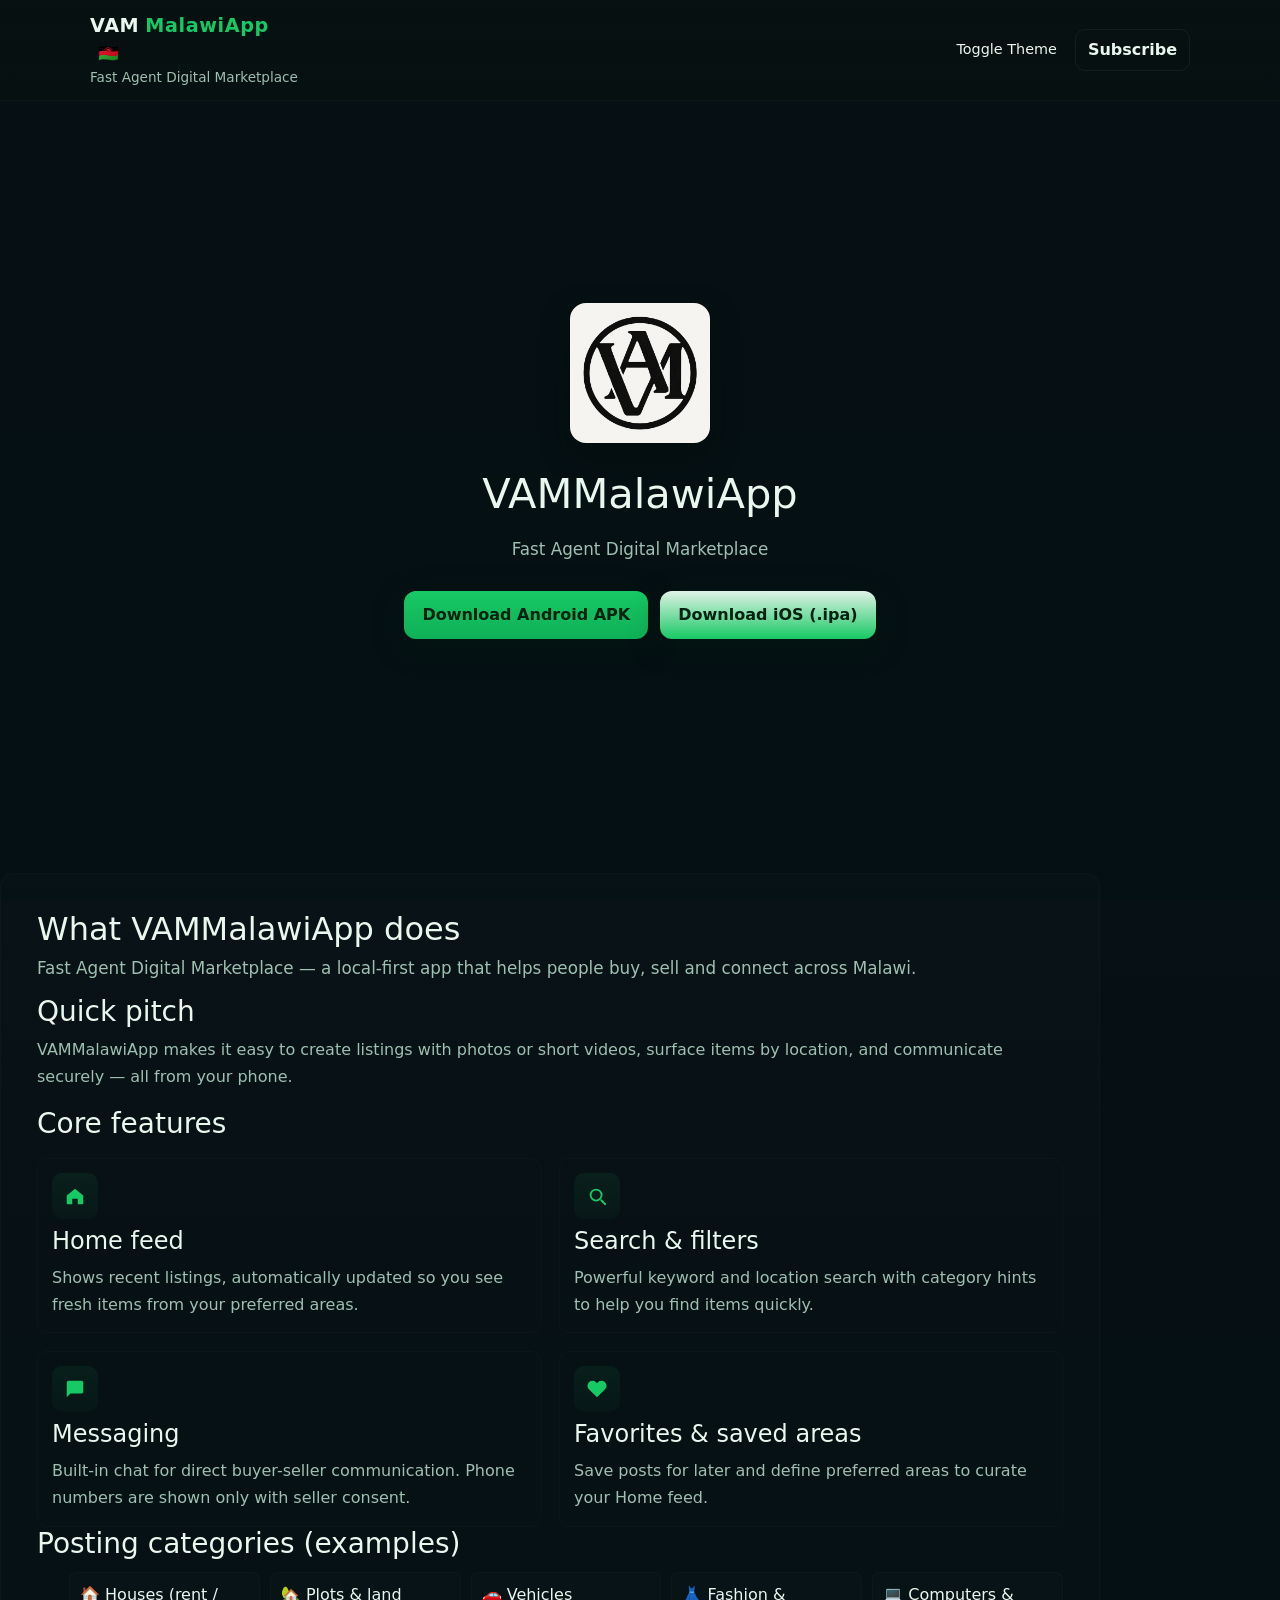
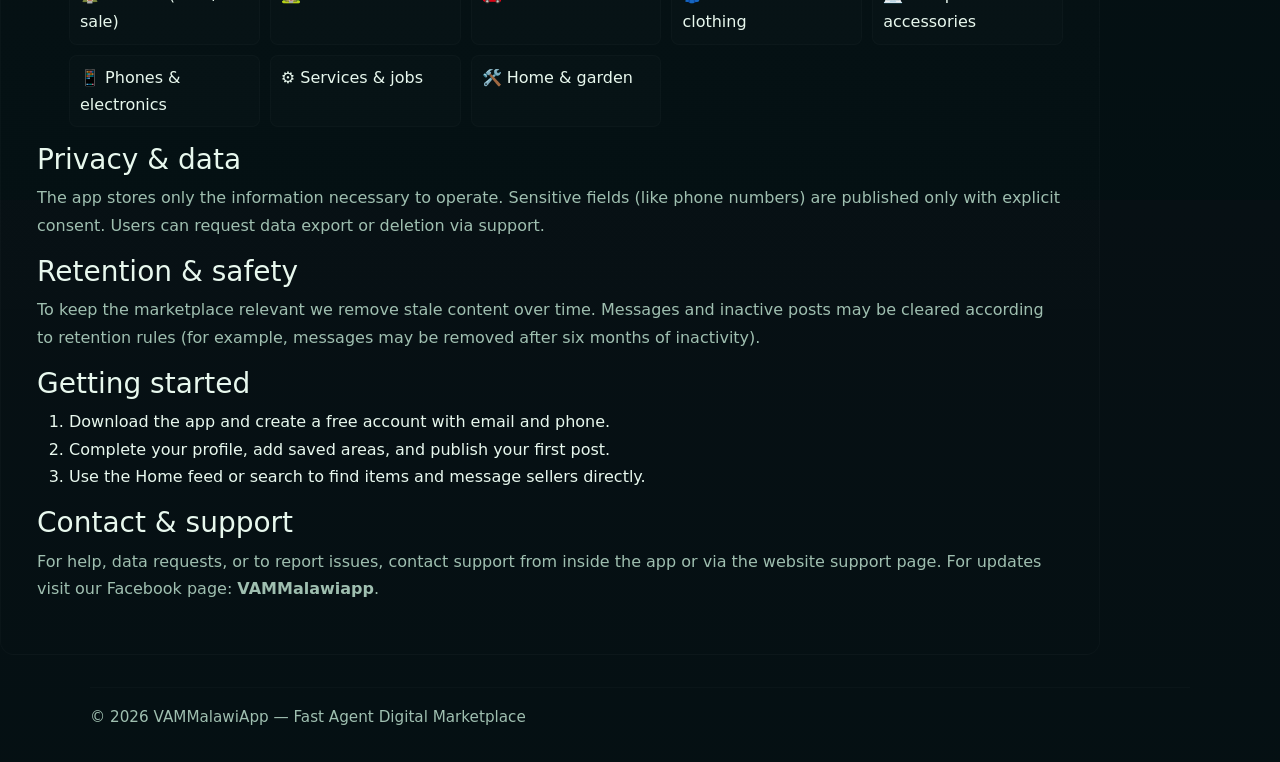
<file: index.html>
<!doctype html>
<html lang="en">
  <head>
    <meta charset="utf-8" />
    <meta name="viewport" content="width=device-width, initial-scale=1" />
    <title>VAMMalawiApp — Fast Agent Digital Marketplace</title>
  <!-- Bootstrap CSS (CDN) -->
  <link href="https://cdn.jsdelivr.net/npm/bootstrap@5.3.2/dist/css/bootstrap.min.css" rel="stylesheet" integrity="sha384-ENjdO4Dr2bkBIFxQpeoYz1CkFQNH6fQZ6bZl5q5e1mQmY1w5n0vKfQ5d5Y4Y1p6u" crossorigin="anonymous">
  <link rel="stylesheet" href="css/styles.css">
    <meta name="theme-color" content="#071014">
  </head>
  <body>
    <header class="site-header">
      <div class="container header-inner">
        <div class="brand">
          <span class="logo">VAM<span class="logo-accent">MalawiApp</span></span>
          <span class="flag" role="img" aria-label="Malawi flag">🇲🇼</span>
          <span class="slogan">Fast Agent Digital Marketplace</span>
        </div>
        <nav class="nav-actions">
          <button id="theme-toggle" class="btn small">Toggle Theme</button>
          <a href="subscribe.html" class="btn btn-subscribe">Subscribe</a>
        </nav>
      </div>
    </header>

    <main class="hero">
      <div class="container hero-inner">
  <img src="icon/icon.png" alt="VAMMalawiApp logo" class="site-logo" />
        <h1 class="site-title">VAMMalawiApp</h1>
        <p class="site-tagline">Fast Agent Digital Marketplace</p>
        <div class="download-actions">
          <a href="apk.ios.demo.dowmload/vammalawiapp.apk" class="btn btn-download" download>Download Android APK</a>
          <a href="apk.ios.demo.dowmload/vammalawiapp.ipa" class="btn btn-download btn-ios" download>Download iOS (.ipa)</a>
        </div>
      </div>
    </main>

    <section id="learn-more" class="doc-section container">
      <header class="doc-header">
        <h2>What VAMMalawiApp does</h2>
        <p class="lead">Fast Agent Digital Marketplace — a local-first app that helps people buy, sell and connect across Malawi.</p>
      </header>

      <div class="markdown-body">
        <h3>Quick pitch</h3>
        <p>VAMMalawiApp makes it easy to create listings with photos or short videos, surface items by location, and communicate securely — all from your phone.</p>

        <h3>Core features</h3>
        <div class="feature-grid">
          <div class="feature-card">
            <div class="feature-icon" aria-hidden="true">
              <!-- Home icon -->
              <svg width="22" height="22" viewBox="0 0 24 24" fill="none" xmlns="http://www.w3.org/2000/svg"><path d="M3 11.5L12 4l9 7.5V20a1 1 0 0 1-1 1h-5v-6H9v6H4a1 1 0 0 1-1-1V11.5z" fill="currentColor"/></svg>
            </div>
            <h4>Home feed</h4>
            <p class="feature-subtitle">Shows recent listings, automatically updated so you see fresh items from your preferred areas.</p>
          </div>
          <div class="feature-card">
            <div class="feature-icon" aria-hidden="true">
              <!-- Search icon -->
              <svg width="22" height="22" viewBox="0 0 24 24" fill="none" xmlns="http://www.w3.org/2000/svg"><path d="M21 21l-4.35-4.35" stroke="currentColor" stroke-width="2" stroke-linecap="round" stroke-linejoin="round"/><circle cx="11" cy="11" r="6" stroke="currentColor" stroke-width="2" stroke-linecap="round" stroke-linejoin="round"/></svg>
            </div>
            <h4>Search & filters</h4>
            <p class="feature-subtitle">Powerful keyword and location search with category hints to help you find items quickly.</p>
          </div>
          <div class="feature-card">
            <div class="feature-icon" aria-hidden="true">
              <!-- Chat icon -->
              <svg width="22" height="22" viewBox="0 0 24 24" fill="none" xmlns="http://www.w3.org/2000/svg"><path d="M21 15a2 2 0 0 1-2 2H7l-4 4V5a2 2 0 0 1 2-2h14a2 2 0 0 1 2 2v10z" fill="currentColor"/></svg>
            </div>
            <h4>Messaging</h4>
            <p class="feature-subtitle">Built-in chat for direct buyer-seller communication. Phone numbers are shown only with seller consent.</p>
          </div>
          <div class="feature-card">
            <div class="feature-icon" aria-hidden="true">
              <!-- Heart / favorites icon -->
              <svg width="22" height="22" viewBox="0 0 24 24" fill="none" xmlns="http://www.w3.org/2000/svg"><path d="M20.8 4.6a5.5 5.5 0 0 0-7.8 0L12 5.6l-1-1a5.5 5.5 0 1 0-7.8 7.8L12 21l8.8-8.6a5.5 5.5 0 0 0 0-7.8z" fill="currentColor"/></svg>
            </div>
            <h4>Favorites & saved areas</h4>
            <p class="feature-subtitle">Save posts for later and define preferred areas to curate your Home feed.</p>
          </div>
        </div>

        <h3>Posting categories (examples)</h3>
        <ul class="category-list">
          <li>🏠 Houses (rent / sale)</li>
          <li>🏡 Plots & land</li>
          <li>🚗 Vehicles</li>
          <li>👗 Fashion & clothing</li>
          <li>💻 Computers & accessories</li>
          <li>📱 Phones & electronics</li>
          <li>⚙️ Services & jobs</li>
          <li>🛠️ Home & garden</li>
        </ul>

        <h3>Privacy & data</h3>
        <p>The app stores only the information necessary to operate. Sensitive fields (like phone numbers) are published only with explicit consent. Users can request data export or deletion via support.</p>

        <h3>Retention & safety</h3>
        <p>To keep the marketplace relevant we remove stale content over time. Messages and inactive posts may be cleared according to retention rules (for example, messages may be removed after six months of inactivity).</p>

        <h3>Getting started</h3>
        <ol>
          <li>Download the app and create a free account with email and phone.</li>
          <li>Complete your profile, add saved areas, and publish your first post.</li>
          <li>Use the Home feed or search to find items and message sellers directly.</li>
        </ol>

        <h3>Contact & support</h3>
        <p>For help, data requests, or to report issues, contact support from inside the app or via the website support page. For updates visit our Facebook page: <strong>VAMMalawiapp</strong>.</p>
      </div>
    </section>

    <footer class="site-footer container">
      <p>© <span id="year"></span> VAMMalawiApp — Fast Agent Digital Marketplace</p>
    </footer>

  <!-- Subscription page replaced the old modal. Use subscribe.html for subscription form. -->

  <!-- Bootstrap JS bundle (includes Popper) -->
  <script src="https://cdn.jsdelivr.net/npm/bootstrap@5.3.2/dist/js/bootstrap.bundle.min.js" integrity="sha384-q2kyQKX1sI6G6f+X1n2m5a6D4j3b7x8y5K6L7m8N9o0p1q2r3s4t5u6v7w8x9y0z" crossorigin="anonymous"></script>

    <script>
      document.getElementById('year').textContent = new Date().getFullYear();
      document.getElementById('theme-toggle').addEventListener('click', function(){
        document.documentElement.classList.toggle('light-theme');
      });
      // Subscribe modal logic
      (function(){
        const openBtn = document.getElementById('subscribe-open');
        const modal = document.getElementById('subscribe-modal');
        const closeBtn = document.getElementById('subscribe-close');
        const cancelBtn = document.getElementById('subscribe-cancel');
        const form = document.getElementById('subscribe-form');
        const emailInput = document.getElementById('subscribe-email');
        const success = document.getElementById('subscribe-success');

        if(!openBtn || !modal) return;

        function open(){ modal.style.display = 'flex'; modal.setAttribute('aria-hidden','false'); emailInput.focus(); }
        function close(){ modal.style.display = 'none'; modal.setAttribute('aria-hidden','true'); success.hidden = true; form.hidden = false; form.reset(); }

        openBtn.addEventListener('click', open);
        closeBtn.addEventListener('click', close);
        cancelBtn.addEventListener('click', close);
        modal.addEventListener('click', function(e){ if(e.target===modal) close(); });

        form.addEventListener('submit', function(e){
          e.preventDefault();
          const email = (emailInput.value || '').trim();
          if(!email || !/^[^@\s]+@[^@\s]+\.[^@\s]+$/.test(email)){
            emailInput.focus();
            emailInput.style.outline = '2px solid rgba(255,80,80,0.12)';
            setTimeout(()=>emailInput.style.outline='none',1200);
            return;
          }
          // save locally for now; replace with API call when backend is available
          try{
            const subs = JSON.parse(localStorage.getItem('vamm_subs')||'[]');
            subs.push({email:email,ts:Date.now()});
            localStorage.setItem('vamm_subs', JSON.stringify(subs));
          }catch(err){ /* ignore storage errors */ }
          form.hidden = true;
          success.hidden = false;
        });
      })();
    </script>
  </body>
</html>
</file>
<file: css/styles.css>
/* Styles for VAMMalawiApp — Solid dark theme with green accent */

:root{
  /* Dark theme (default) */
  --bg: #071014; /* page background */
  --surface: #0b1416; /* cards, panels */
  --muted: #9fbfb0;
  --text: #e8f8ee;
  --accent: #17c964; /* main green */
  --accent-2: #0fb057; /* deeper green */
  --glass: rgba(255,255,255,0.02);
  --radius: 10px;
  --shadow: 0 8px 30px rgba(4,34,15,0.35);
}

/* Light theme overrides (toggle by adding .light-theme to <html>) */
.light-theme {
  --bg: #f6fbf6;
  --surface: #ffffff;
  --muted: #38523f;
  --text: #04220f;
  --accent: #15a34f;
  --accent-2: #0f8a41;
  --glass: rgba(0,0,0,0.04);
  --shadow: 0 8px 30px rgba(2,66,24,0.06);
}

/* Reset / base */
*{box-sizing:border-box}
html,body{height:100%;}
body{
  margin:0;
  background:linear-gradient(180deg,var(--bg), #021012 140%);
  color:var(--text);
  font-family: Inter, system-ui, -apple-system, 'Segoe UI', Roboto, 'Helvetica Neue', Arial;
  -webkit-font-smoothing:antialiased;
  -moz-osx-font-smoothing:grayscale;
  line-height:1.45;
}

.container{max-width:1100px;margin:0 auto;padding:28px;}

/* Header */
.site-header{border-bottom:1px solid var(--glass);backdrop-filter: blur(6px);position:sticky;top:0;background:linear-gradient(180deg, rgba(7,18,16,0.6), rgba(7,18,16,0.45));z-index:20}
.header-inner{display:flex;align-items:center;justify-content:space-between;gap:16px;padding:12px 0}
.brand{display:flex;flex-direction:column}
.logo{font-weight:800;font-size:1.2rem;letter-spacing:0.6px}
.logo-accent{color:var(--accent);margin-left:6px;font-weight:800}
.slogan{font-size:0.85rem;color:var(--muted);margin-top:4px}

.nav-actions{display:flex;gap:8px;align-items:center}

/* Malawi flag next to brand */
.brand .flag{margin-left:8px;font-size:1.05rem;display:inline-block;vertical-align:middle;transform:translateY(1px)}

/* Hero - centered layout */
.hero{padding:72px 0;display:flex;align-items:center;justify-content:center;min-height:calc(100vh - 160px)}
.hero-inner{display:flex;flex-direction:column;gap:18px;align-items:center;text-align:center;max-width:820px;padding:18px}
.site-title{font-size:2.6rem;margin:0}
.site-tagline{color:var(--muted);margin:0;font-size:1.05rem}

/* Site logo (icon) in hero */
.site-logo{width:140px;height:140px;object-fit:contain;border-radius:16px;margin-bottom:8px;box-shadow:0 12px 30px rgba(2,10,6,0.45)}
@media (max-width:900px){.site-logo{width:110px;height:110px}}
@media (max-width:480px){.site-logo{width:84px;height:84px}}

.download-actions{display:flex;gap:12px;margin-top:12px;flex-wrap:wrap;justify-content:center}

/* Buttons */
.btn{display:inline-flex;align-items:center;justify-content:center;padding:10px 16px;border-radius:8px;border:none;background:transparent;color:var(--text);cursor:pointer;text-decoration:none}
.btn.small{padding:6px 10px;font-size:0.9rem}
.btn-download{
  background:linear-gradient(180deg,var(--accent),var(--accent-2));
  color:#04220f;font-weight:700;box-shadow:var(--shadow);
  border-radius:12px;padding:12px 18px;transition:transform .12s ease,filter .12s ease;
}
.btn-download:hover{transform:translateY(-2px);filter:brightness(0.98)}
.btn-ios{background:linear-gradient(180deg,#dff2e6,var(--accent));}

/* Subscribe button style */
.btn-subscribe{background:transparent;border:1px solid rgba(255,255,255,0.06);color:var(--text);padding:8px 12px;border-radius:10px;font-weight:600}
.btn-subscribe:hover{background:rgba(23,201,100,0.06);border-color:rgba(23,201,100,0.16)}

/* Modal styles removed: subscription now uses a dedicated page (subscribe.html) */

/* Cards and features */
.features{display:grid;grid-template-columns:repeat(auto-fit,minmax(220px,1fr));gap:18px;padding-bottom:36px}
.card{background:linear-gradient(180deg, rgba(255,255,255,0.02), rgba(255,255,255,0.01));border:1px solid var(--glass);padding:18px;border-radius:var(--radius);box-shadow:var(--shadow)}
.card h3{margin:0 0 8px 0}

/* Footer */
.site-footer{border-top:1px solid var(--glass);padding:18px 0;color:var(--muted);font-size:0.95rem}

/* Utility */
.lead{color:var(--muted)}

/* Accessibility / focus */
a.btn:focus{outline:3px solid rgba(23,201,100,0.14);outline-offset:2px}

/* Disabled button state */
.btn[disabled], button[disabled]{
  opacity:0.56;
  cursor:not-allowed;
  transform:none;
  box-shadow:none;
  filter:grayscale(0.04) brightness(0.96);
}

/* Small screens */
@media (max-width:768px){
  .container{padding:18px}
  .site-title{font-size:1.6rem}
  .header-inner{flex-direction:column;align-items:flex-start}
  .brand{flex-direction:row;align-items:center;gap:12px}
}

/* Extra: styles for markdown/docs content if present */
.markdown-body{color:var(--text);line-height:1.7}
.markdown-body h1,.markdown-body h2,.markdown-body h3{color:var(--text)}
.markdown-body p{color:var(--muted)}
.markdown-body pre{background:#021213;padding:12px;border-radius:8px;overflow:auto}

/* Page-specific overrides */
body.subscribe-page .logo{ color: #ffffff; }

/* Form inputs (used on subscribe page and elsewhere) */
input[type="email"], input[type="text"], input[type="number"], select {
  width:100%;
  padding:10px 12px;
  border-radius:8px;
  border:1px solid rgba(255,255,255,0.04);
  background:transparent;
  color:var(--text);
  margin-top:6px;
}
select{appearance:auto}

label.lead{display:block;color:var(--muted);font-weight:600}

.txn-hint{display:flex;align-items:center;margin-top:6px;gap:8px}
.txn-hint .muted{color:var(--muted);font-size:0.95rem}
.txn-hint .remaining-badge{background:rgba(255,255,255,0.02);padding:6px 8px;border-radius:8px;border:1px solid rgba(255,255,255,0.02);}

/* Small helper classes used previously */
.toc{display:flex;flex-direction:column;gap:6px}
.toc-link{color:var(--muted);text-decoration:none}
.toc-link:hover{color:var(--accent)}

/* Documentation / feature section styling */
.doc-section{background:linear-gradient(180deg, rgba(255,255,255,0.01), rgba(255,255,255,0.005));border:1px solid var(--glass);padding:36px;border-radius:14px;margin:32px 0}
.doc-section .lead{font-size:1.05rem;margin-bottom:14px;color:var(--muted)}
.feature-grid{display:grid;grid-template-columns:repeat(2,minmax(0,1fr));gap:18px;margin-top:18px}
.feature-card{background:transparent;padding:14px;border-radius:10px;border:1px solid rgba(255,255,255,0.02)}
.category-list{display:grid;grid-template-columns:repeat(auto-fit,minmax(160px,1fr));gap:10px;margin-top:12px}
.category-list li{list-style:none;padding:8px 10px;border-radius:8px;background:rgba(255,255,255,0.01);border:1px solid rgba(255,255,255,0.02)}

/* Feature card icon + subtitle animation */
.feature-card{display:flex;flex-direction:column;align-items:flex-start;gap:8px}
.feature-card .feature-icon{width:46px;height:46px;display:inline-flex;align-items:center;justify-content:center;border-radius:10px;background:linear-gradient(180deg, rgba(23,201,100,0.08), rgba(23,201,100,0.03));color:var(--accent);}
.feature-card .feature-icon svg{width:22px;height:22px;color:var(--accent);}
.feature-card h4{margin:0}
.feature-card .feature-subtitle{margin:0;color:var(--muted);opacity:0;transform:translateY(6px);animation:fadeInUp .5s forwards;}

/* Staggered delays for a nice entrance */
.feature-grid .feature-card:nth-child(1) .feature-subtitle{animation-delay:0.08s}
.feature-grid .feature-card:nth-child(2) .feature-subtitle{animation-delay:0.18s}
.feature-grid .feature-card:nth-child(3) .feature-subtitle{animation-delay:0.28s}
.feature-grid .feature-card:nth-child(4) .feature-subtitle{animation-delay:0.38s}

@keyframes fadeInUp{from{opacity:0;transform:translateY(6px)}to{opacity:1;transform:translateY(0)}}

@media (max-width:900px){
  .feature-grid{grid-template-columns:1fr}
}
</file>
